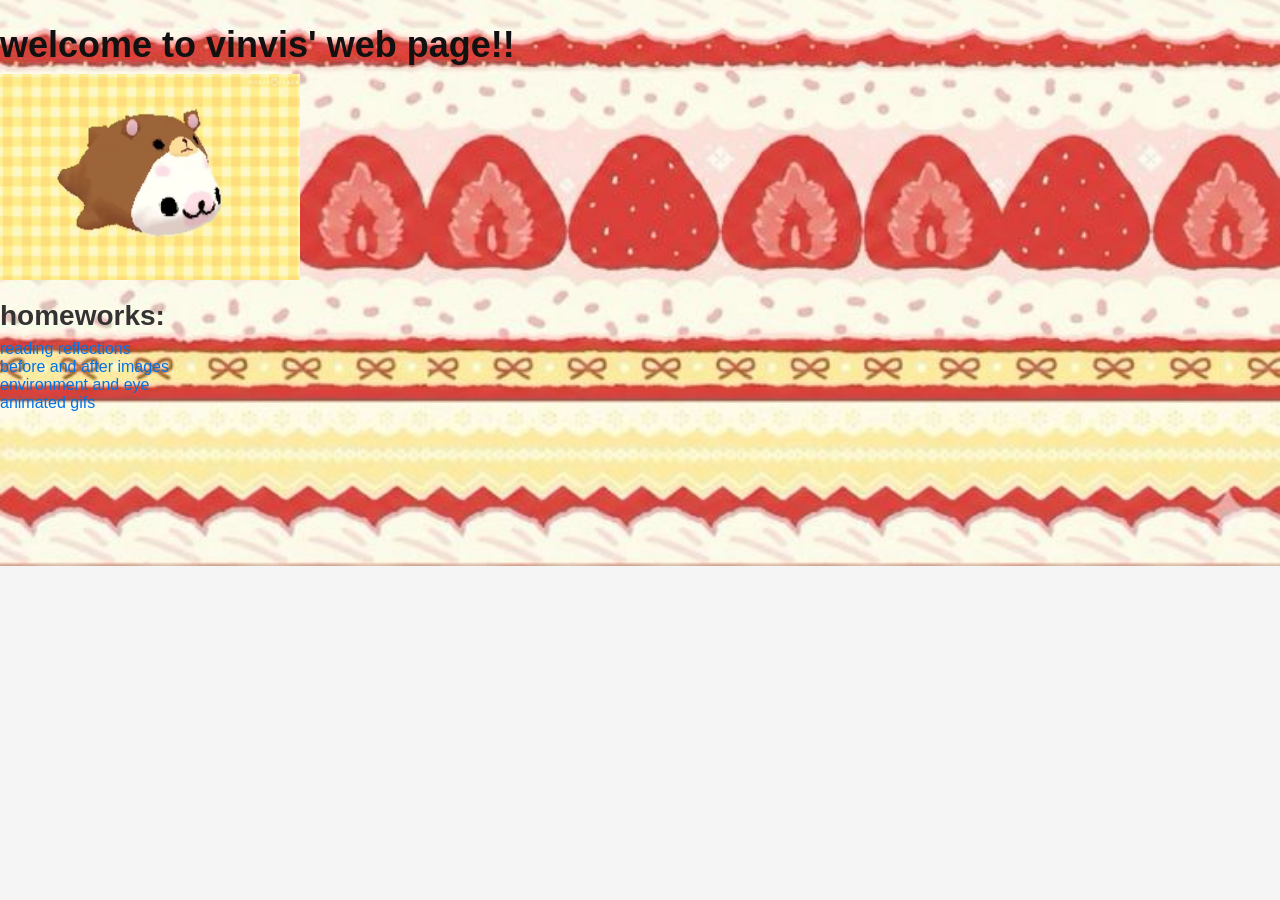
<file: index.html>
<!DOCTYPE html>
<html>
    <head>
        <title> Vinvis' webpage </title>
          <link rel="stylesheet" type="text/css" href="style.css"> 
    </head>
<body>
    <h1>welcome to vinvis' web page!!</h1>

<img src="fb3e984299f931d42d0d690f027182b3.jpg" alt="eye" width="300">
    
    <h2>homeworks:</h2>
    <div><a href="readings.html">reading reflections</a></div>
    <div><a href="hw3.html">before and after images</a></div>
    <div><a href="environmentandeye.html">environment and eye</a></div>
    <div><a href="animatedgifs.html">animated gifs</a></div>
</body>
</html>
</file>
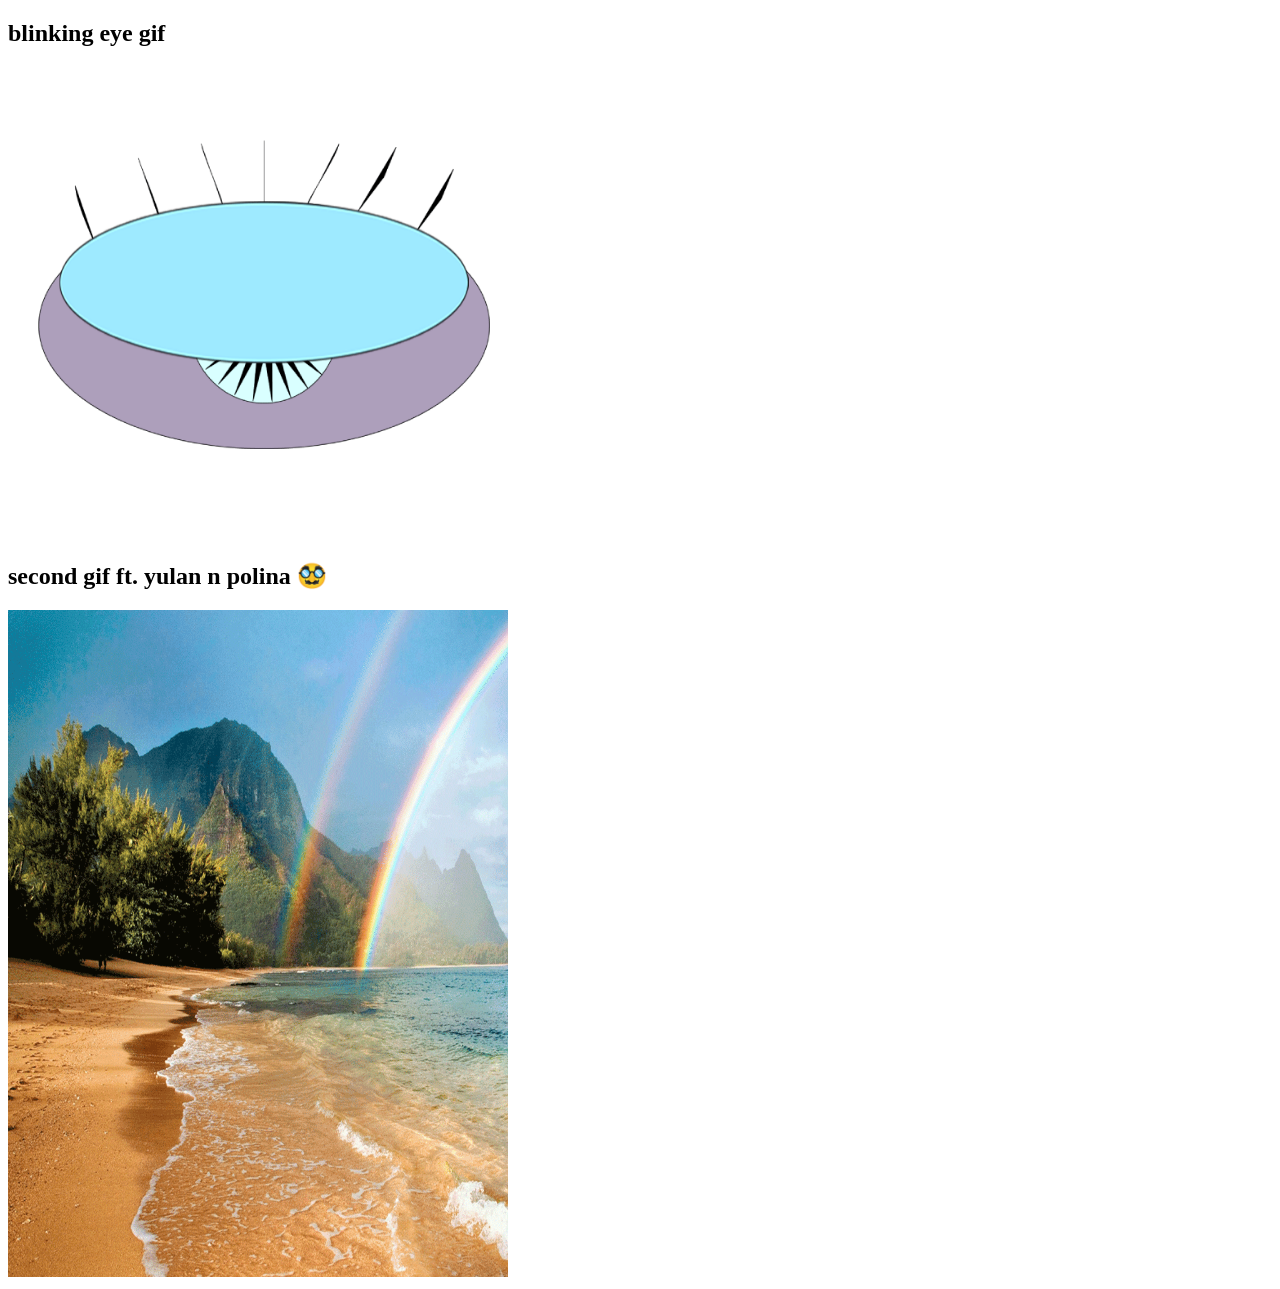
<file: animatedgifs.html>
<!DOCTYPE html>
<html lang="en">
<head>
    <meta charset="UTF-8">
    <title>animated gifs</title>
</head>
<body>

    <h2>blinking eye gif</h2>
    <img src="eyegif.gif" alt="gif one" width="500">

    <h2>second gif ft. yulan n polina 🥸</h2>
    <img src="yulangif.gif" alt="gif two" width="500">

</body>
</html>
</file>
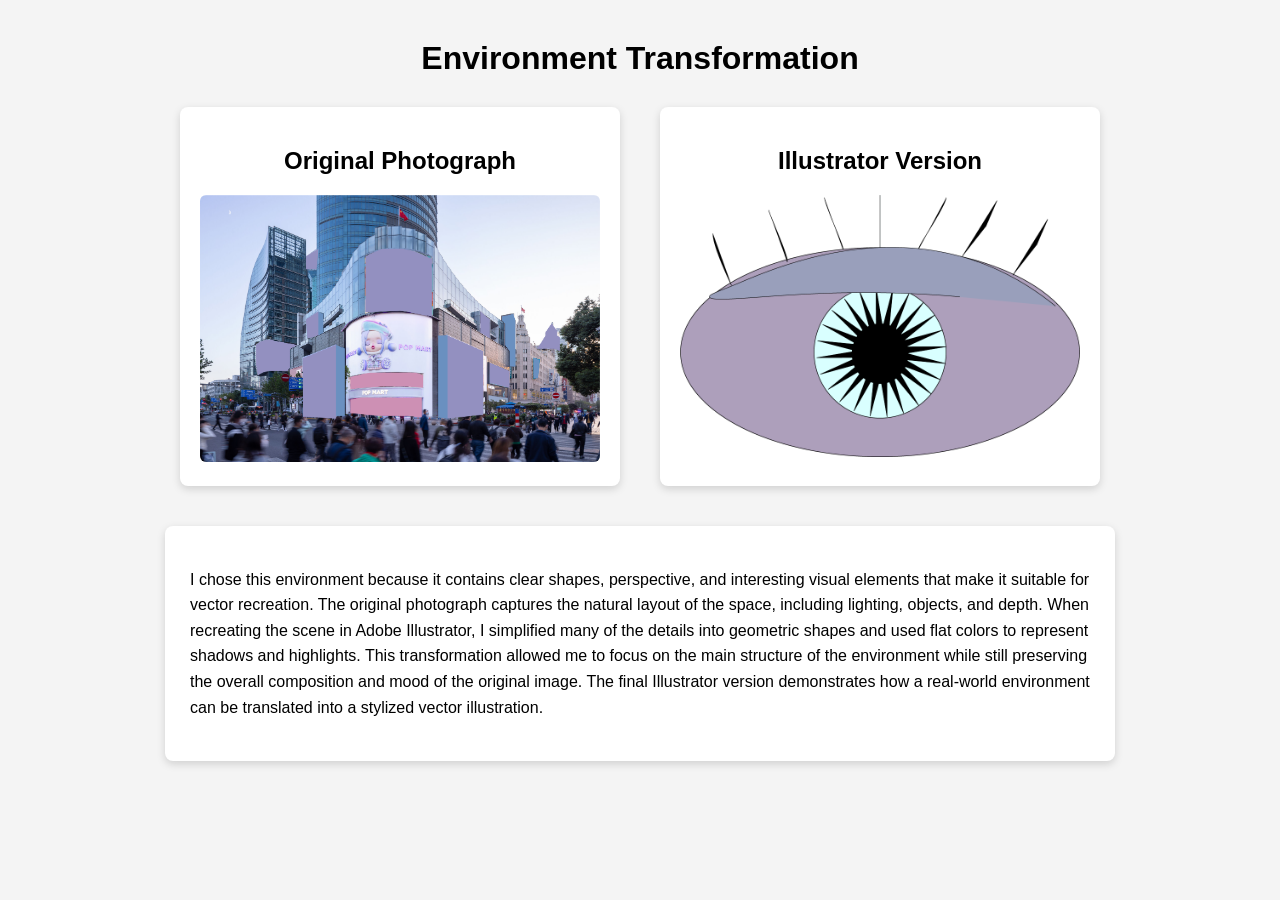
<file: environment.html>
<!DOCTYPE html>
<html lang="en">
<head>
<meta charset="UTF-8">
<title>Environment Transformation</title>

<style>

body{
font-family: Arial, sans-serif;
background-color:#f4f4f4;
margin:40px;
}

h1{
text-align:center;
}

.container{
display:flex;
gap:40px;
justify-content:center;
flex-wrap:wrap;
margin-top:30px;
}

.card{
background:white;
padding:20px;
border-radius:8px;
box-shadow:0px 3px 8px rgba(0,0,0,0.15);
width:400px;
text-align:center;
}

.card img{
width:100%;
border-radius:6px;
}

.description{
max-width:900px;
margin:auto;
margin-top:40px;
background:white;
padding:25px;
border-radius:8px;
box-shadow:0px 3px 8px rgba(0,0,0,0.15);
line-height:1.6;
}

</style>

</head>

<body>

<h1>Environment Transformation</h1>

<div class="container">

<div class="card">
<h2>Original Photograph</h2>
<img src="hw5.png" alt="Original Environment Photo">
</div>

<div class="card">
<h2>Illustrator Version</h2>
<img src="eye-1.png" alt="eye">
</div>

</div>

<div class="description">

<p>
I chose this environment because it contains clear shapes, perspective, and interesting visual elements that make it suitable for vector recreation. The original photograph captures the natural layout of the space, including lighting, objects, and depth. When recreating the scene in Adobe Illustrator, I simplified many of the details into geometric shapes and used flat colors to represent shadows and highlights. This transformation allowed me to focus on the main structure of the environment while still preserving the overall composition and mood of the original image. The final Illustrator version demonstrates how a real-world environment can be translated into a stylized vector illustration.
</p>

</div>

</body>
</html>
</file>
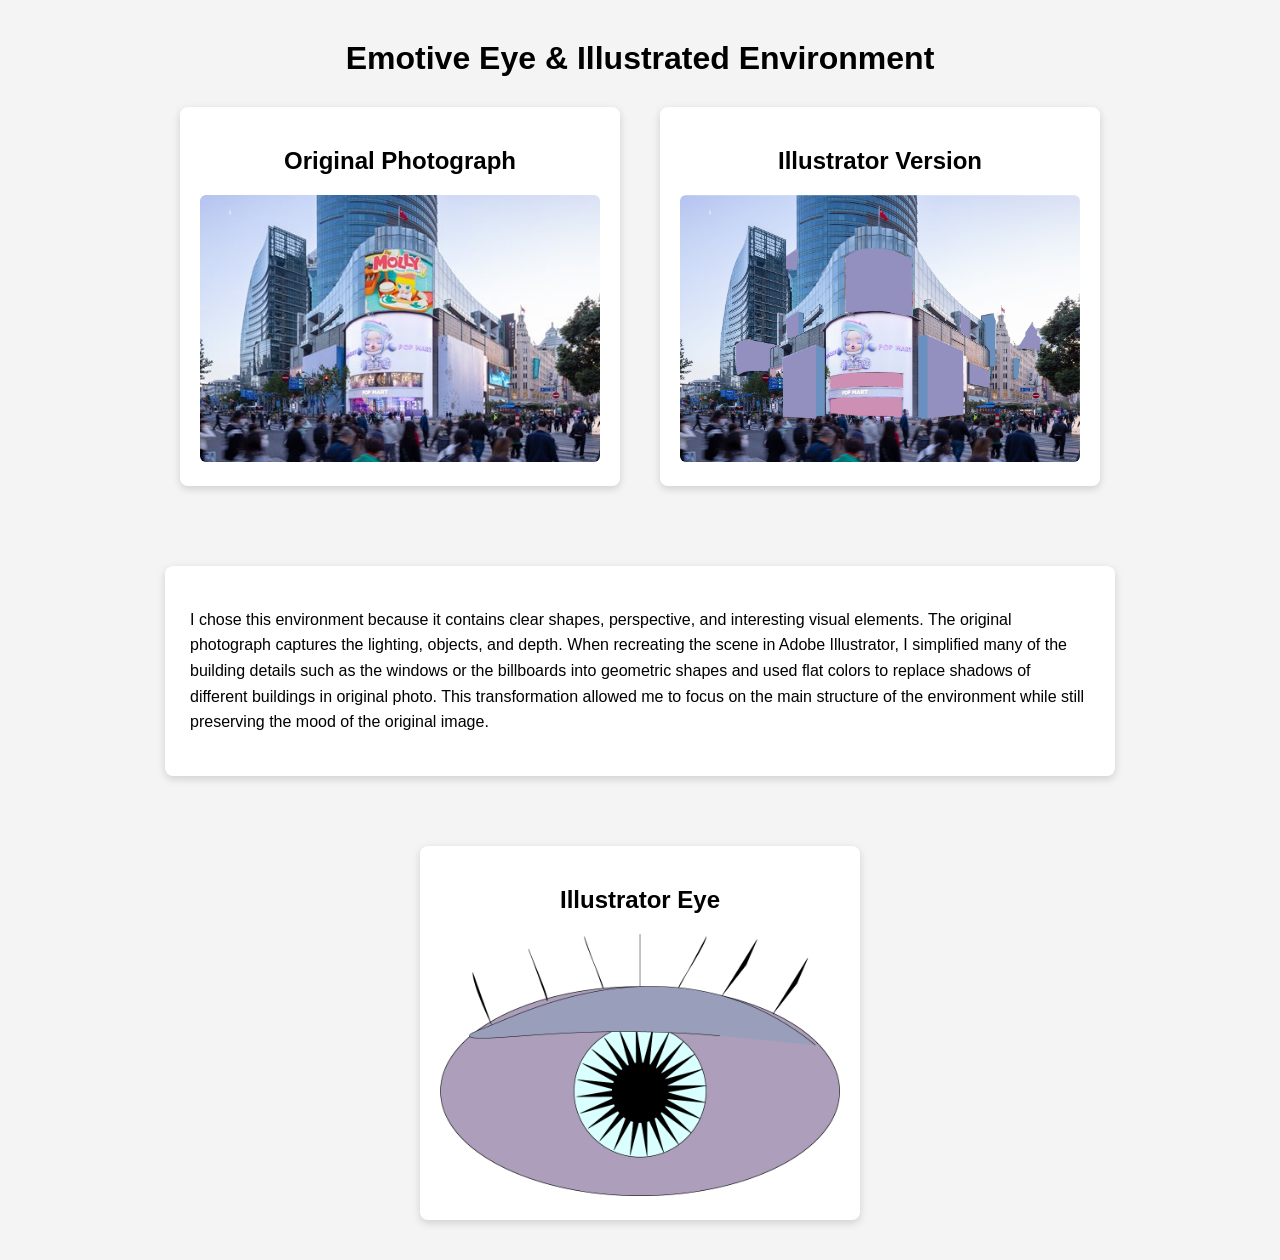
<file: environmentandeye.html>
<!DOCTYPE html>
<html lang="en">
<head>
<meta charset="UTF-8">
<title>environment and eye</title>

<style>

body{
font-family: Arial, sans-serif;
background-color:#f4f4f4;
margin:40px;
}

h1{
text-align:center;
}

.container{
display:flex;
gap:40px;
justify-content:center;
flex-wrap:wrap;
margin-top:30px;
}

.card{
background:white;
padding:20px;
border-radius:8px;
box-shadow:0px 3px 8px rgba(0,0,0,0.15);
width:400px;
text-align:center;
}

.card img{
width:100%;
border-radius:6px;
}

.description{
max-width:900px;
margin:auto;
margin-top:40px;
background:white;
padding:25px;
border-radius:8px;
box-shadow:0px 3px 8px rgba(0,0,0,0.15);
line-height:1.6;
}

</style>

</head>

<body>

<h1>Emotive Eye & Illustrated Environment</h1>

<div class="container">

  <div class="card">
    <h2>Original Photograph</h2>
    <img src="popmart.jpg" alt="Original Environment Photo">
  </div>

  <div class="card">
    <h2>Illustrator Version</h2>
    <img src="hw5.png" alt="edited environment photo">
  </div>
  
<div class="description">
  <p>
I chose this environment because it contains clear shapes, perspective, and interesting visual elements. The original photograph captures the lighting, objects, and depth. When recreating the scene in Adobe Illustrator, I simplified many of the building details such as the windows or the billboards into geometric shapes and used flat colors to replace shadows of different buildings in original photo. This transformation allowed me to focus on the main structure of the environment while still preserving the mood of the original image. 
  </p>
</div>

  <div class="container">
  <div class="card">
    <h2>Illustrator Eye</h2>
    <img src="eye-1.png" alt="eye">
  </div>
</div>
</file>
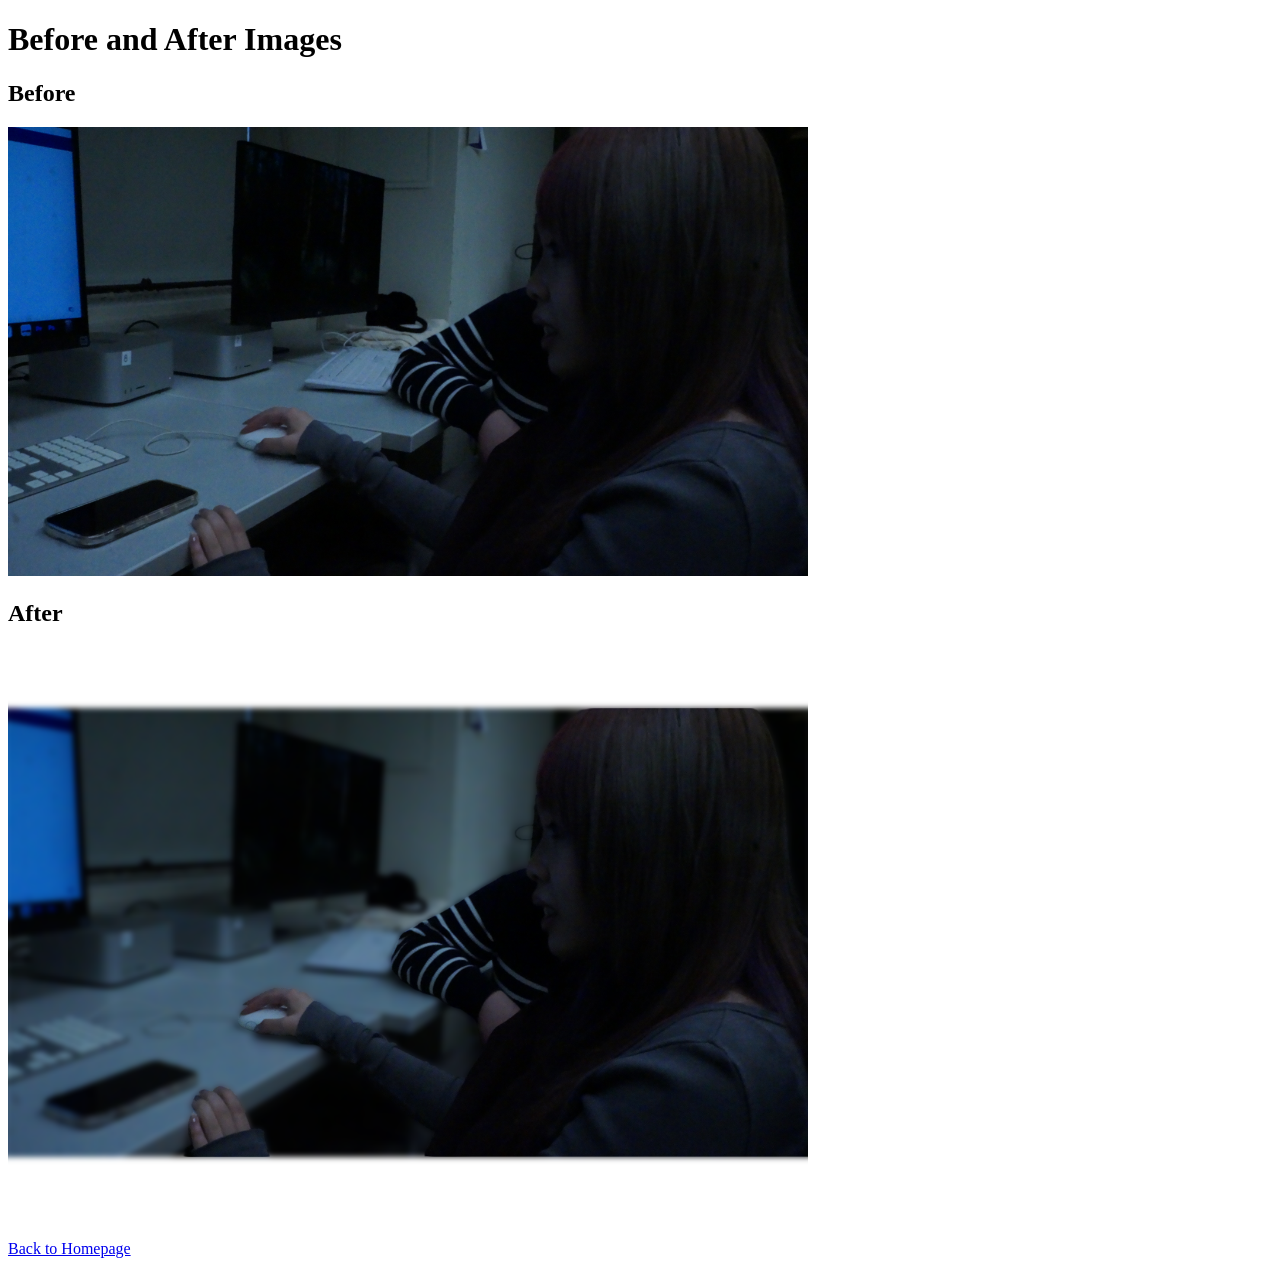
<file: hw3.html>
<!DOCTYPE html>
<html lang="en">
<head>
    <meta charset="UTF-8">
    <title>Before and After</title>
</head>
<body>

    <h1>Before and After Images</h1>

    <h2>Before</h2>
    <img src="DSC00023.jpeg" alt="Before image" width="800">

    <h2>After</h2>
    <img src="Untitled-1.png" alt="After image" width="800">

    <br><br>
    <a href="index.html">Back to Homepage</a>

</body>
</html>
</file>
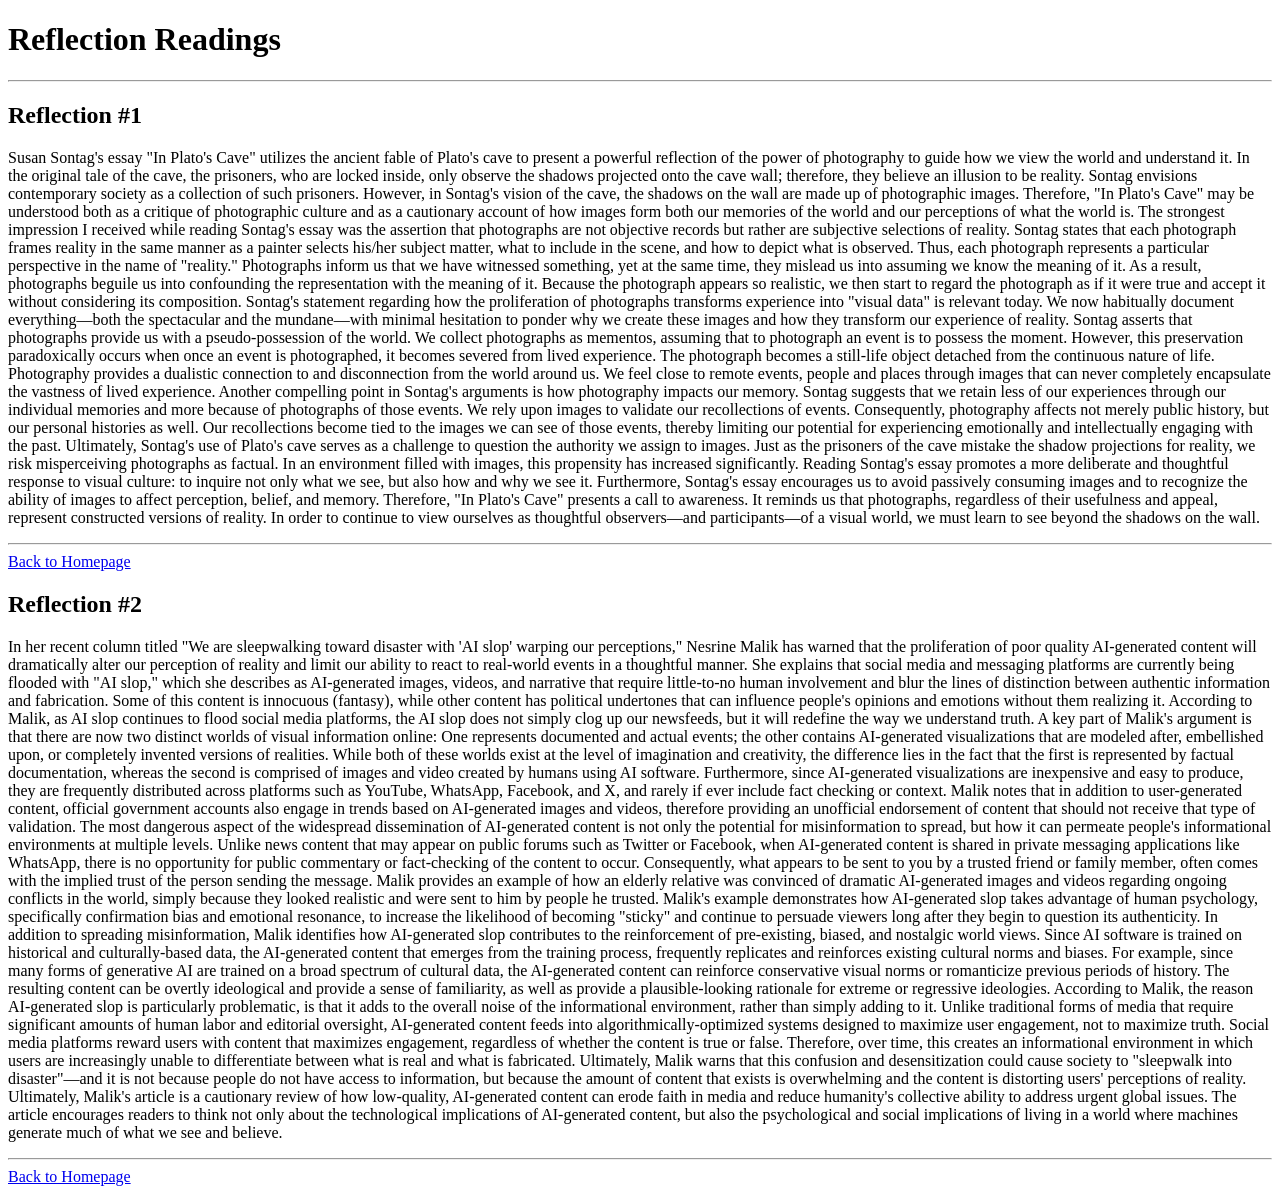
<file: readings.html>
<!DOCTYPE html>
<html lang="en">
<head>
    <meta charset="UTF-8">
    <title>Readings</title>
</head>
<body>

    <h1>Reflection Readings</h1>

    </p>

    <hr>

    <h2>Reflection #1</h2>
    <p>
        Susan Sontag's essay "In Plato's Cave" utilizes the ancient fable of Plato's cave to present a powerful reflection of the power of photography to guide how we view the world and understand it. In the original tale of the cave, the prisoners, who are locked inside, only observe the shadows projected onto the cave wall; therefore, they believe an illusion to be reality. Sontag envisions contemporary society as a collection of such prisoners. However, in Sontag's vision of the cave, the shadows on the wall are made up of photographic images. Therefore, "In Plato's Cave" may be understood both as a critique of photographic culture and as a cautionary account of how images form both our memories of the world and our perceptions of what the world is.
The strongest impression I received while reading Sontag's essay was the assertion that photographs are not objective records but rather are subjective selections of reality. Sontag states that each photograph frames reality in the same manner as a painter selects his/her subject matter, what to include in the scene, and how to depict what is observed. Thus, each photograph represents a particular perspective in the name of "reality." Photographs inform us that we have witnessed something, yet at the same time, they mislead us into assuming we know the meaning of it. As a result, photographs beguile us into confounding the representation with the meaning of it. Because the photograph appears so realistic, we then start to regard the photograph as if it were true and accept it without considering its composition.
Sontag's statement regarding how the proliferation of photographs transforms experience into "visual data" is relevant today. We now habitually document everything—both the spectacular and the mundane—with minimal hesitation to ponder why we create these images and how they transform our experience of reality. Sontag asserts that photographs provide us with a pseudo-possession of the world. We collect photographs as mementos, assuming that to photograph an event is to possess the moment. However, this preservation paradoxically occurs when once an event is photographed, it becomes severed from lived experience. The photograph becomes a still-life object detached from the continuous nature of life. Photography provides a dualistic connection to and disconnection from the world around us. We feel close to remote events, people and places through images that can never completely encapsulate the vastness of lived experience.
Another compelling point in Sontag's arguments is how photography impacts our memory. Sontag suggests that we retain less of our experiences through our individual memories and more because of photographs of those events. We rely upon images to validate our recollections of events. Consequently, photography affects not merely public history, but our personal histories as well. Our recollections become tied to the images we can see of those events, thereby limiting our potential for experiencing emotionally and intellectually engaging with the past.
Ultimately, Sontag's use of Plato's cave serves as a challenge to question the authority we assign to images. Just as the prisoners of the cave mistake the shadow projections for reality, we risk misperceiving photographs as factual. In an environment filled with images, this propensity has increased significantly. Reading Sontag's essay promotes a more deliberate and thoughtful response to visual culture: to inquire not only what we see, but also how and why we see it. Furthermore, Sontag's essay encourages us to avoid passively consuming images and to recognize the ability of images to affect perception, belief, and memory.
Therefore, "In Plato's Cave" presents a call to awareness. It reminds us that photographs, regardless of their usefulness and appeal, represent constructed versions of reality. In order to continue to view ourselves as thoughtful observers—and participants—of a visual world, we must learn to see beyond the shadows on the wall.
    </p>

    <hr>

    <a href="index.html">Back to Homepage</a>

</body>
</html>
 <h2>Reflection #2</h2>
    <p>
        In her recent column titled "We are sleepwalking toward disaster with 'AI slop' warping our perceptions," Nesrine Malik has warned that the proliferation of poor quality AI-generated content will dramatically alter our perception of reality and limit our ability to react to real-world events in a thoughtful manner. She explains that social media and messaging platforms are currently being flooded with "AI slop," which she describes as AI-generated images, videos, and narrative that require little-to-no human involvement and blur the lines of distinction between authentic information and fabrication. Some of this content is innocuous (fantasy), while other content has political undertones that can influence people's opinions and emotions without them realizing it. According to Malik, as AI slop continues to flood social media platforms, the AI slop does not simply clog up our newsfeeds, but it will redefine the way we understand truth.
A key part of Malik's argument is that there are now two distinct worlds of visual information online: One represents documented and actual events; the other contains AI-generated visualizations that are modeled after, embellished upon, or completely invented versions of realities. While both of these worlds exist at the level of imagination and creativity, the difference lies in the fact that the first is represented by factual documentation, whereas the second is comprised of images and video created by humans using AI software. Furthermore, since AI-generated visualizations are inexpensive and easy to produce, they are frequently distributed across platforms such as YouTube, WhatsApp, Facebook, and X, and rarely if ever include fact checking or context. Malik notes that in addition to user-generated content, official government accounts also engage in trends based on AI-generated images and videos, therefore providing an unofficial endorsement of content that should not receive that type of validation.
The most dangerous aspect of the widespread dissemination of AI-generated content is not only the potential for misinformation to spread, but how it can permeate people's informational environments at multiple levels. Unlike news content that may appear on public forums such as Twitter or Facebook, when AI-generated content is shared in private messaging applications like WhatsApp, there is no opportunity for public commentary or fact-checking of the content to occur. Consequently, what appears to be sent to you by a trusted friend or family member, often comes with the implied trust of the person sending the message. Malik provides an example of how an elderly relative was convinced of dramatic AI-generated images and videos regarding ongoing conflicts in the world, simply because they looked realistic and were sent to him by people he trusted. Malik's example demonstrates how AI-generated slop takes advantage of human psychology, specifically confirmation bias and emotional resonance, to increase the likelihood of becoming "sticky" and continue to persuade viewers long after they begin to question its authenticity.
In addition to spreading misinformation, Malik identifies how AI-generated slop contributes to the reinforcement of pre-existing, biased, and nostalgic world views. Since AI software is trained on historical and culturally-based data, the AI-generated content that emerges from the training process, frequently replicates and reinforces existing cultural norms and biases. For example, since many forms of generative AI are trained on a broad spectrum of cultural data, the AI-generated content can reinforce conservative visual norms or romanticize previous periods of history. The resulting content can be overtly ideological and provide a sense of familiarity, as well as provide a plausible-looking rationale for extreme or regressive ideologies.
According to Malik, the reason AI-generated slop is particularly problematic, is that it adds to the overall noise of the informational environment, rather than simply adding to it. Unlike traditional forms of media that require significant amounts of human labor and editorial oversight, AI-generated content feeds into algorithmically-optimized systems designed to maximize user engagement, not to maximize truth. Social media platforms reward users with content that maximizes engagement, regardless of whether the content is true or false. Therefore, over time, this creates an informational environment in which users are increasingly unable to differentiate between what is real and what is fabricated. Ultimately, Malik warns that this confusion and desensitization could cause society to "sleepwalk into disaster"—and it is not because people do not have access to information, but because the amount of content that exists is overwhelming and the content is distorting users' perceptions of reality.
Ultimately, Malik's article is a cautionary review of how low-quality, AI-generated content can erode faith in media and reduce humanity's collective ability to address urgent global issues. The article encourages readers to think not only about the technological implications of AI-generated content, but also the psychological and social implications of living in a world where machines generate much of what we see and believe.
  </p>

    <hr>

    <a href="index.html">Back to Homepage</a>
</file>
<file: style.css>
/* Full page background */
body {
    background-color: #f5f5f5;
    background-image: url('d28befbce52936e9fdb96984420403dd.jpg');
    background-repeat: no-repeat;
    background-size: cover;
    background-position: center;
    color: #1a1a1a; /* Default text color */
    margin: 0;
    padding: 0;
    font-family: 'Arial', sans-serif;
    font-size: 16px;
}

/* Link colors */
a {
    color: #0073e6; /* Link color */
    text-decoration: none;
}

/* Changes text color and adds underline on mouse hover */
a:hover {
    color: #005bb5;
    text-decoration: underline;
}

/* Heading styles */
h1 {
    color: #111111; /* Heading color */
    font-size: 36px;
    margin: 24px 0 8px;
}
h2 {
    color: #333333; /* Subheading color */
    font-size: 28px;
    margin: 16px 0 8px;
}

}
body.newpage {
    background-image:url("d28befbce52936e9fdb96984420403dd.jpg");
</file>
